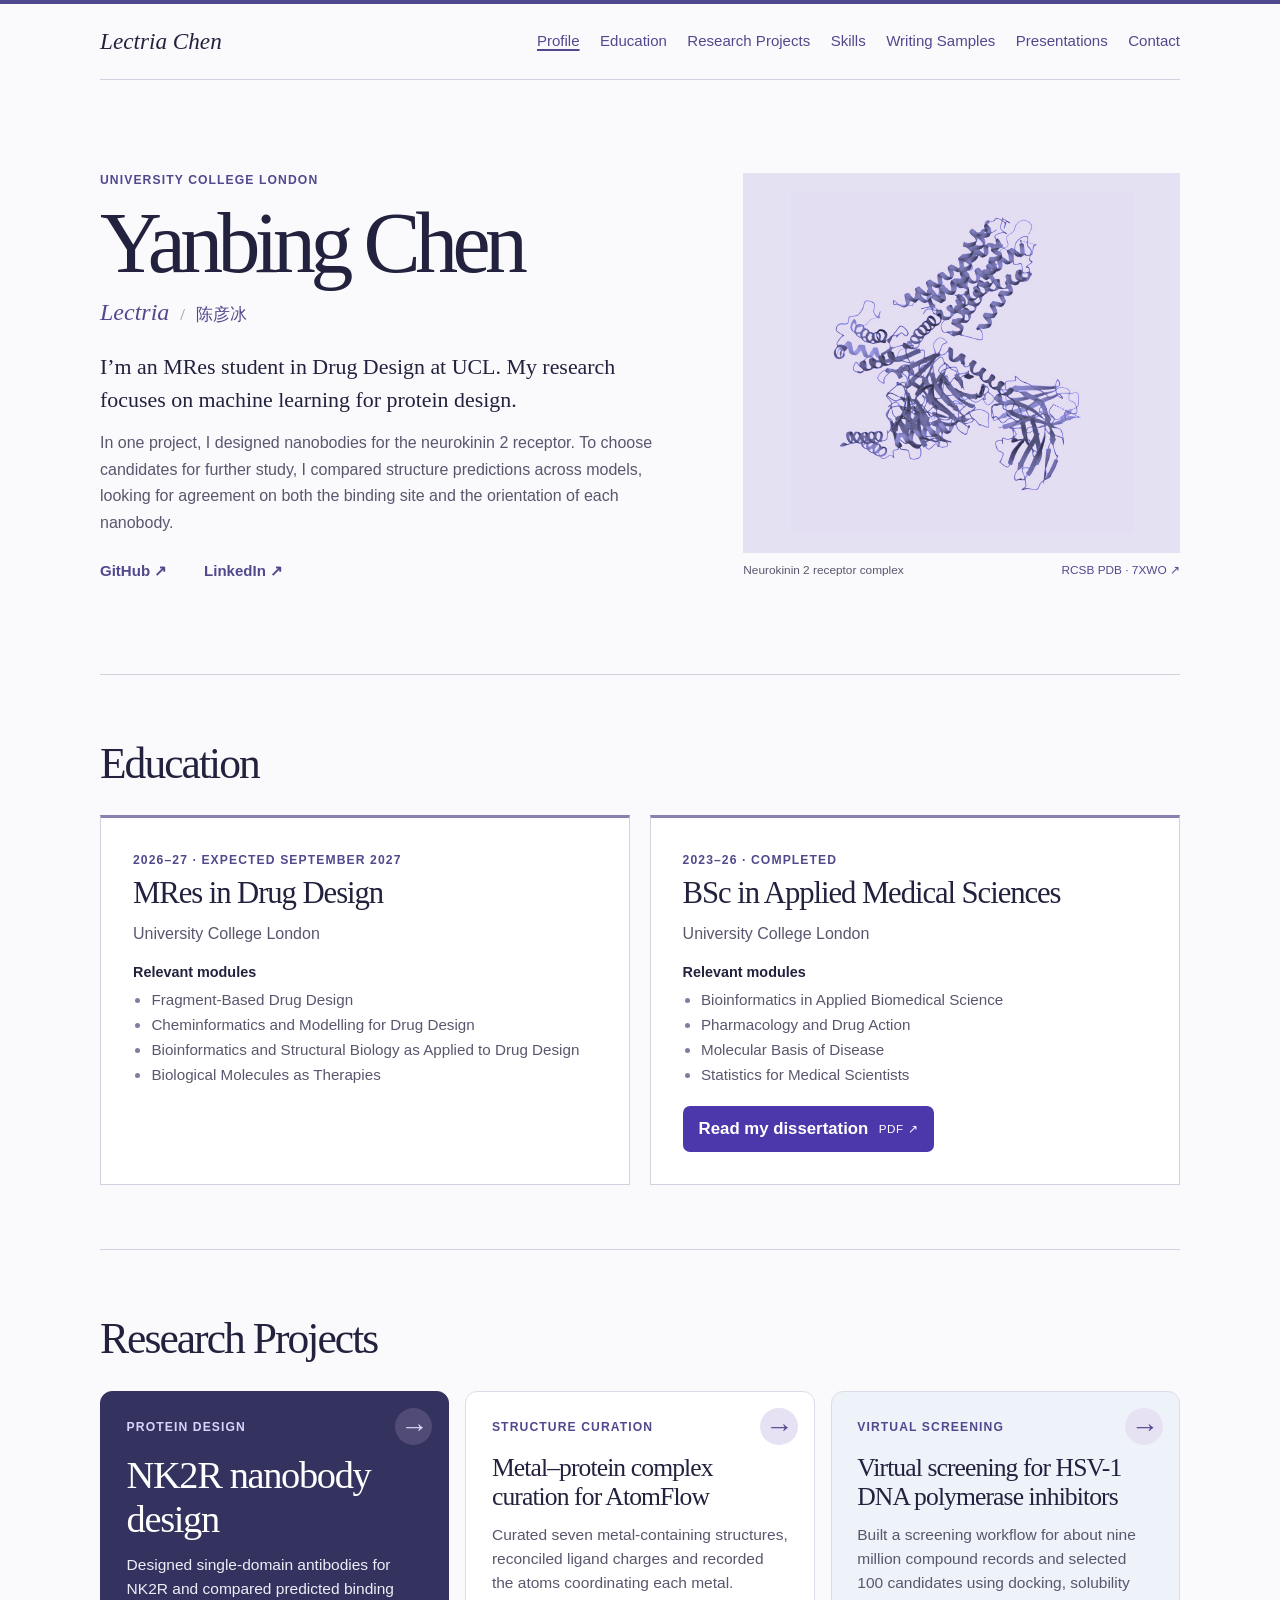
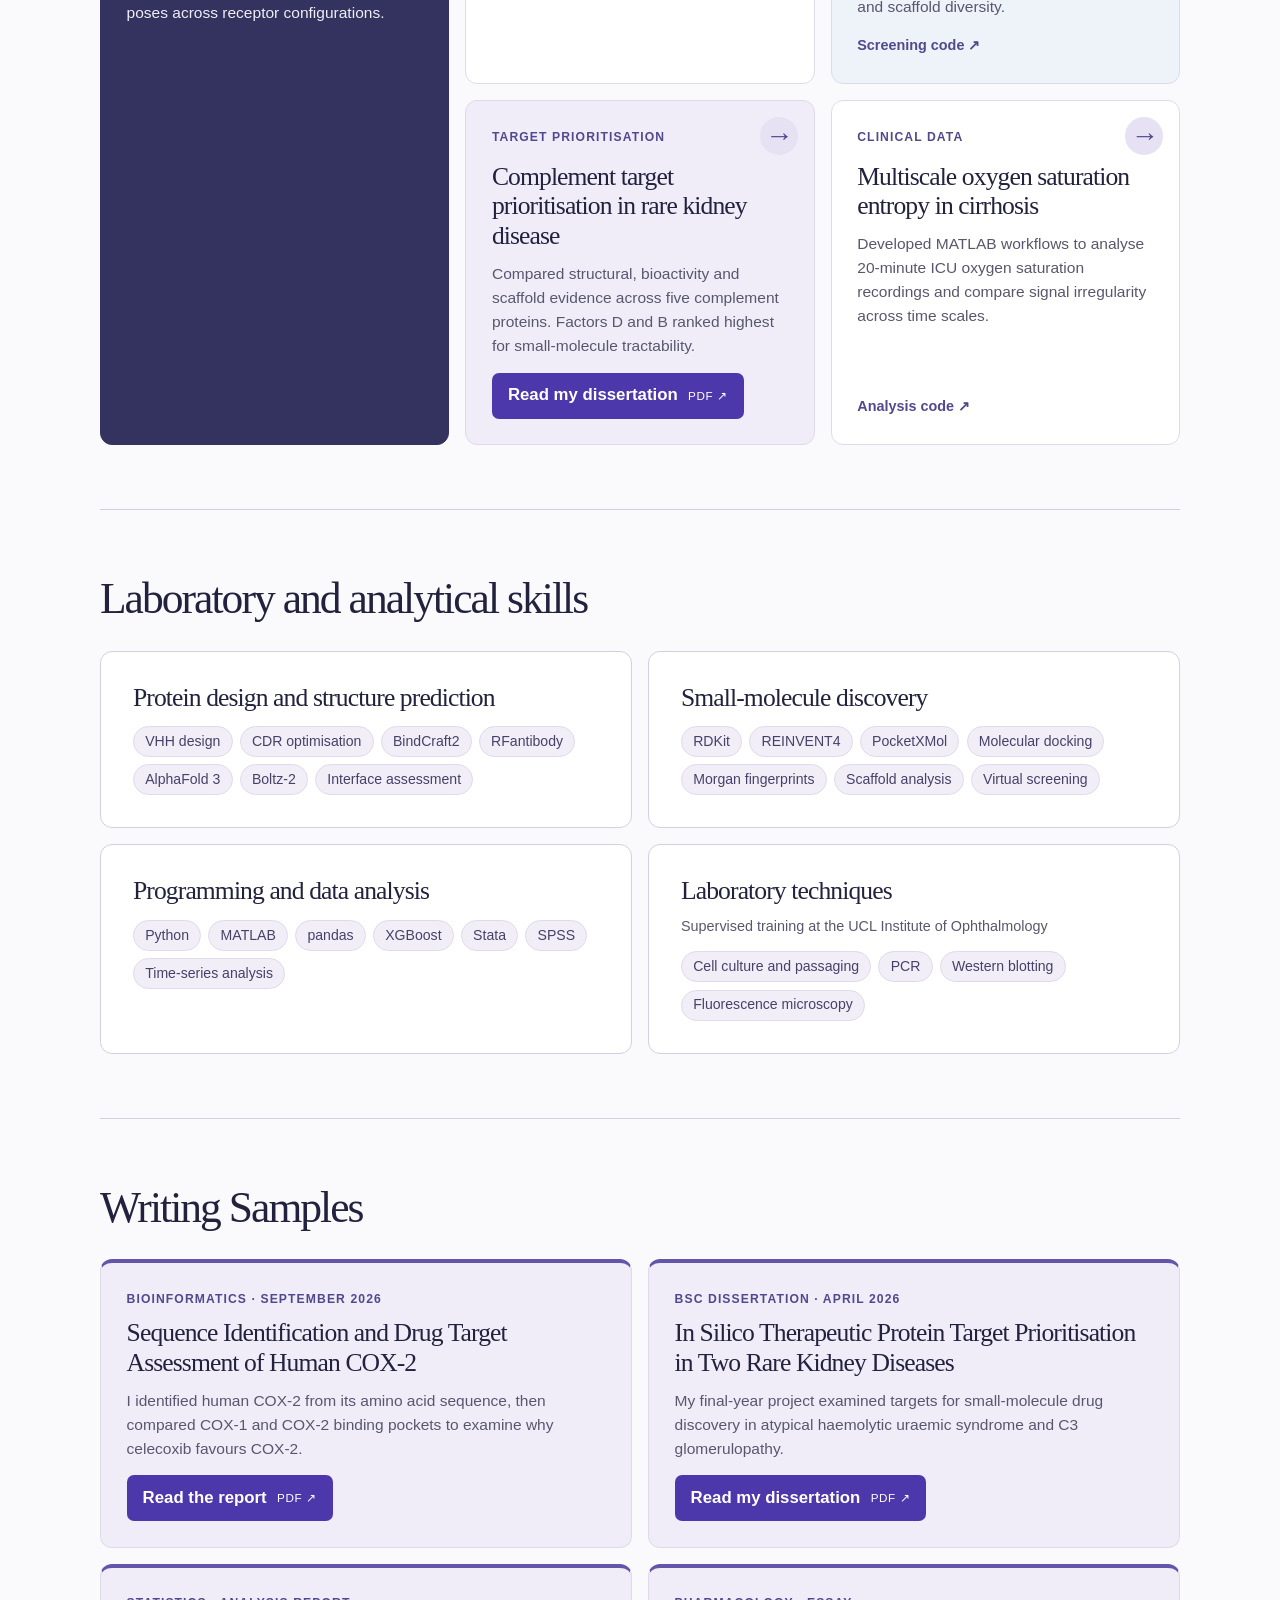
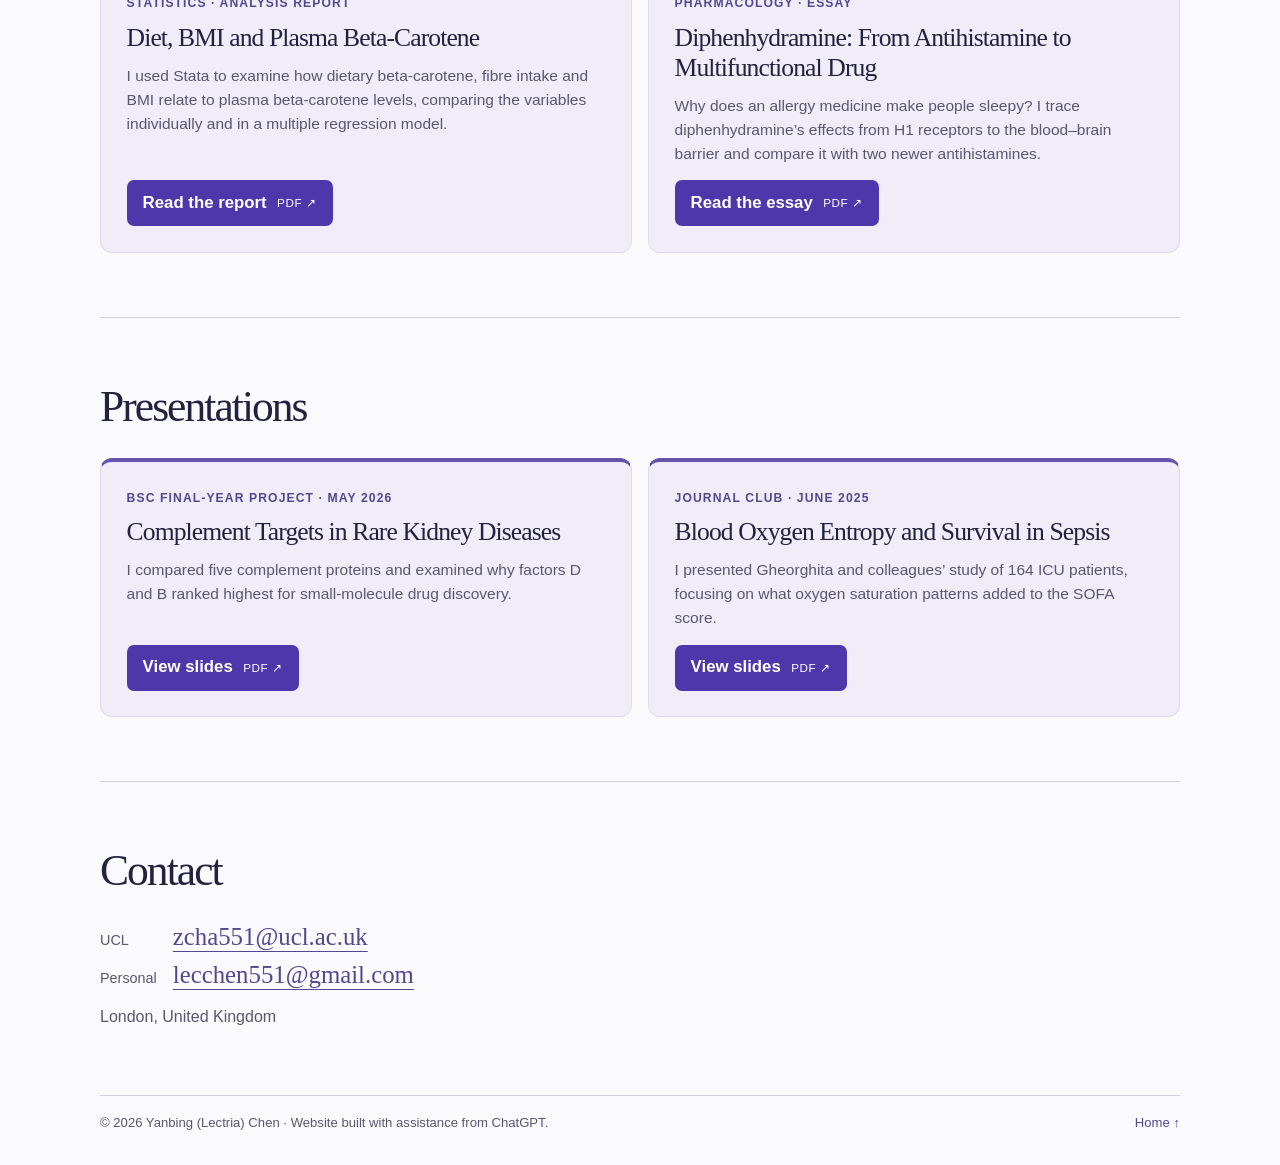
<file: index.html>
<!doctype html>
<html lang="en">
<head>
  <meta charset="utf-8">
  <meta name="viewport" content="width=device-width, initial-scale=1">
  <meta name="theme-color" content="#f8f7fc">
  <meta name="description" content="Yanbing (Lectria) Chen, MRes student in Drug Design at UCL. Research interests include machine learning for protein design and structure prediction for nanobody–receptor complexes.">
  <title>Yanbing (Lectria) Chen · Research</title>
  <link rel="stylesheet" href="style.css?v=research-figures-1">
  <script defer src="navigation.js"></script>
</head>
<body id="top">
  <a class="skip" href="#main">Skip to content</a>
  <header>
    <div class="bar wrap">
      <a class="signature" href="#top">Lectria Chen</a>
      <nav class="section-nav" aria-label="Main navigation"><a href="#profile">Profile</a><a href="#education">Education</a><a href="#research">Research Projects</a><a href="#skills">Skills</a><a href="#writing">Writing Samples</a><a href="#presentations">Presentations</a><a href="#contact">Contact</a></nav>
    </div>
  </header>
  <main class="wrap" id="main">
    <section id="profile" class="intro" aria-labelledby="name">
      <div class="bio">
        <p class="meta">University College London</p>
        <h1 id="name">Yanbing Chen</h1>
        <p class="alias">Lectria <span aria-hidden="true">/</span> <span lang="zh">陈彦冰</span></p>
        <p class="lead">I’m an MRes student in Drug Design at UCL. My research focuses on machine learning for protein design.</p>
        <p>In one project, I designed nanobodies for the neurokinin 2 receptor. To choose candidates for further study, I compared structure predictions across models, looking for agreement on both the binding site and the orientation of each nanobody.</p>
        <div class="links"><a href="https://github.com/Lectria-hub">GitHub ↗</a><a href="https://www.linkedin.com/in/yanbing-chen-210b922b4/">LinkedIn ↗</a></div>
      </div>
      <figure>
        <div class="plate"><img src="nk2r.jpg" alt="Ribbon representation of the neurokinin 2 receptor complex bound to neurokinin A."></div>
        <figcaption><span>Neurokinin 2 receptor complex</span><a href="https://www.rcsb.org/structure/7XWO">RCSB PDB · 7XWO ↗</a></figcaption>
      </figure>
    </section>
    <section class="section" id="education" aria-labelledby="edu-title">
      <h2 id="edu-title">Education</h2>
      <div class="entries">
        <article>
          <p class="meta">2026–27 · Expected September 2027</p>
          <h3>MRes in Drug Design</h3>
          <p>University College London</p>
          <h4>Relevant modules</h4>
          <ul class="modules">
            <li>Fragment-Based Drug Design</li>
            <li>Cheminformatics and Modelling for Drug Design</li>
            <li>Bioinformatics and Structural Biology as Applied to Drug Design</li>
            <li>Biological Molecules as Therapies</li>
          </ul>
        </article>
        <article>
          <p class="meta">2023–26 · Completed</p>
          <h3>BSc in Applied Medical Sciences</h3>
          <p>University College London</p>
          <h4>Relevant modules</h4>
          <ul class="modules">
            <li>Bioinformatics in Applied Biomedical Science</li>
            <li>Pharmacology and Drug Action</li>
            <li>Molecular Basis of Disease</li>
            <li>Statistics for Medical Scientists</li>
          </ul>
          <a class="dissertation-button" href="bsc-dissertation.pdf">Read my dissertation <small>PDF ↗</small></a>
        </article>
      </div>
    </section>
    <section class="section" id="research" aria-labelledby="research-title">
      <h2 id="research-title">Research Projects</h2>
      <div class="projects">
        <article class="project receptor">
          <p class="meta">Protein design</p>
          <h3><a class="project-open" href="projects/nk2r.html?v=051d759">NK2R nanobody design <span aria-hidden="true">→</span></a></h3>
          <p>Designed single-domain antibodies for NK2R and compared predicted binding poses across receptor configurations.</p>

        </article>
        <article class="project metals">
          <p class="meta">Structure curation</p>
          <h3><a class="project-open" href="projects/metal-sites.html?v=051d759">Metal–protein complex curation for AtomFlow <span aria-hidden="true">→</span></a></h3>
          <p>Curated seven metal-containing structures, reconciled ligand charges and recorded the atoms coordinating each metal.</p>
        </article>
        <article class="project compounds">
          <p class="meta">Virtual screening</p>
          <h3><a class="project-open" href="projects/hsv-screening.html?v=051d759">Virtual screening for HSV-1 DNA polymerase inhibitors <span aria-hidden="true">→</span></a></h3>
          <p>Built a screening workflow for about nine million compound records and selected 100 candidates using docking, solubility and scaffold diversity.</p>
          <a href="https://github.com/Lectria-hub/hsv-polymerase-screening">Screening code ↗</a>
        </article>
        <article class="project kidney">
          <p class="meta">Target prioritisation</p>
          <h3><a class="project-open" href="projects/kidney-targets.html?v=051d759">Complement target prioritisation in rare kidney disease <span aria-hidden="true">→</span></a></h3>
          <p>Compared structural, bioactivity and scaffold evidence across five complement proteins. Factors D and B ranked highest for small-molecule tractability.</p>
          <a class="dissertation-button" href="bsc-dissertation.pdf">Read my dissertation <small>PDF ↗</small></a>
        </article>
        <article class="project signals">
          <p class="meta">Clinical data</p>
          <h3><a class="project-open" href="projects/blood-oxygen.html?v=051d759">Multiscale oxygen saturation entropy in cirrhosis <span aria-hidden="true">→</span></a></h3>
          <p>Developed MATLAB workflows to analyse 20-minute ICU oxygen saturation recordings and compare signal irregularity across time scales.</p>
          <a href="https://github.com/Lectria-hub/network-physiology-summer-project">Analysis code ↗</a>
        </article>
      </div>
    </section>
    <section class="section" id="skills" aria-labelledby="skills-title">
      <h2 id="skills-title">Laboratory and analytical skills</h2>
      <div class="skill-grid">
        <div class="skill-card"><h3>Protein design and structure prediction</h3><ul><li>VHH design</li><li>CDR optimisation</li><li>BindCraft2</li><li>RFantibody</li><li>AlphaFold 3</li><li>Boltz-2</li><li>Interface assessment</li></ul></div>
        <div class="skill-card"><h3>Small-molecule discovery</h3><ul><li>RDKit</li><li>REINVENT4</li><li>PocketXMol</li><li>Molecular docking</li><li>Morgan fingerprints</li><li>Scaffold analysis</li><li>Virtual screening</li></ul></div>
        <div class="skill-card"><h3>Programming and data analysis</h3><ul><li>Python</li><li>MATLAB</li><li>pandas</li><li>XGBoost</li><li>Stata</li><li>SPSS</li><li>Time-series analysis</li></ul></div>
        <div class="skill-card"><h3>Laboratory techniques</h3><p class="skill-context">Supervised training at the UCL Institute of Ophthalmology</p><ul><li>Cell culture and passaging</li><li>PCR</li><li>Western blotting</li><li>Fluorescence microscopy</li></ul></div>
      </div>
    </section>
    <section class="section" id="writing" aria-labelledby="writing-title">
      <h2 id="writing-title">Writing Samples</h2>
      <div class="writing-grid">
      <article class="sample">
        <p class="meta">Bioinformatics · September 2026</p>
        <h3>Sequence Identification and Drug Target Assessment of Human COX-2</h3>
        <p>I identified human COX-2 from its amino acid sequence, then compared COX-1 and COX-2 binding pockets to examine why celecoxib favours COX-2.</p>
        <a class="dissertation-button" href="human-cox2-target-assessment.pdf">Read the report <small>PDF ↗</small></a>
      </article>
      <article class="sample">
        <p class="meta">BSc dissertation · April 2026</p>
        <h3>In Silico Therapeutic Protein Target Prioritisation in Two Rare Kidney Diseases</h3>
        <p>My final-year project examined targets for small-molecule drug discovery in atypical haemolytic uraemic syndrome and C3 glomerulopathy.</p>
        <a class="dissertation-button" href="bsc-dissertation.pdf">Read my dissertation <small>PDF ↗</small></a>
      </article>
      <article class="sample">
        <p class="meta">Statistics · Analysis report</p>
        <h3>Diet, BMI and Plasma Beta-Carotene</h3>
        <p>I used Stata to examine how dietary beta-carotene, fibre intake and BMI relate to plasma beta-carotene levels, comparing the variables individually and in a multiple regression model.</p>
        <a class="dissertation-button" href="statistics-beta-carotene.pdf">Read the report <small>PDF ↗</small></a>
      </article>
      <article class="sample">
        <p class="meta">Pharmacology · Essay</p>
        <h3>Diphenhydramine: From Antihistamine to Multifunctional Drug</h3>
        <p>Why does an allergy medicine make people sleepy? I trace diphenhydramine’s effects from H1 receptors to the blood–brain barrier and compare it with two newer antihistamines.</p>
        <a class="dissertation-button" href="diphenhydramine-essay.pdf">Read the essay <small>PDF ↗</small></a>
      </article>
      </div>
    </section>
    <section class="section" id="presentations" aria-labelledby="presentations-title">
      <h2 id="presentations-title">Presentations</h2>
      <div class="writing-grid">
        <article class="sample">
          <p class="meta">BSc final-year project · May 2026</p>
          <h3>Complement Targets in Rare Kidney Diseases</h3>
          <p>I compared five complement proteins and examined why factors D and B ranked highest for small-molecule drug discovery.</p>
          <a class="dissertation-button" href="kidney-target-prioritisation-slides.pdf" aria-label="View kidney disease project slides (PDF)">View slides <small>PDF ↗</small></a>
        </article>
        <article class="sample">
          <p class="meta">Journal club · June 2025</p>
          <h3>Blood Oxygen Entropy and Survival in Sepsis</h3>
          <p>I presented Gheorghita and colleagues’ study of 164 ICU patients, focusing on what oxygen saturation patterns added to the SOFA score.</p>
          <a class="dissertation-button" href="spo2-journal-club.pdf" aria-label="View sepsis journal club slides (PDF)">View slides <small>PDF ↗</small></a>
        </article>
      </div>
    </section>
    <section class="section" id="contact" aria-labelledby="contact-title">
      <h2 id="contact-title">Contact</h2>
      <div class="entries">
        <dl class="addresses">
          <dt>UCL</dt><dd><a class="email" href="mailto:zcha551@ucl.ac.uk">zcha551@ucl.ac.uk</a></dd>
          <dt>Personal</dt><dd><a class="email" href="mailto:lecchen551@gmail.com">lecchen551@gmail.com</a></dd>
        </dl>
        <p>London, United Kingdom</p>
      </div>
    </section>
  </main>
  <footer class="wrap"><span>© 2026 Yanbing (Lectria) Chen · Website built with assistance from ChatGPT.</span><a href="#top">Home ↑</a></footer>
</body>
</html>
</file>
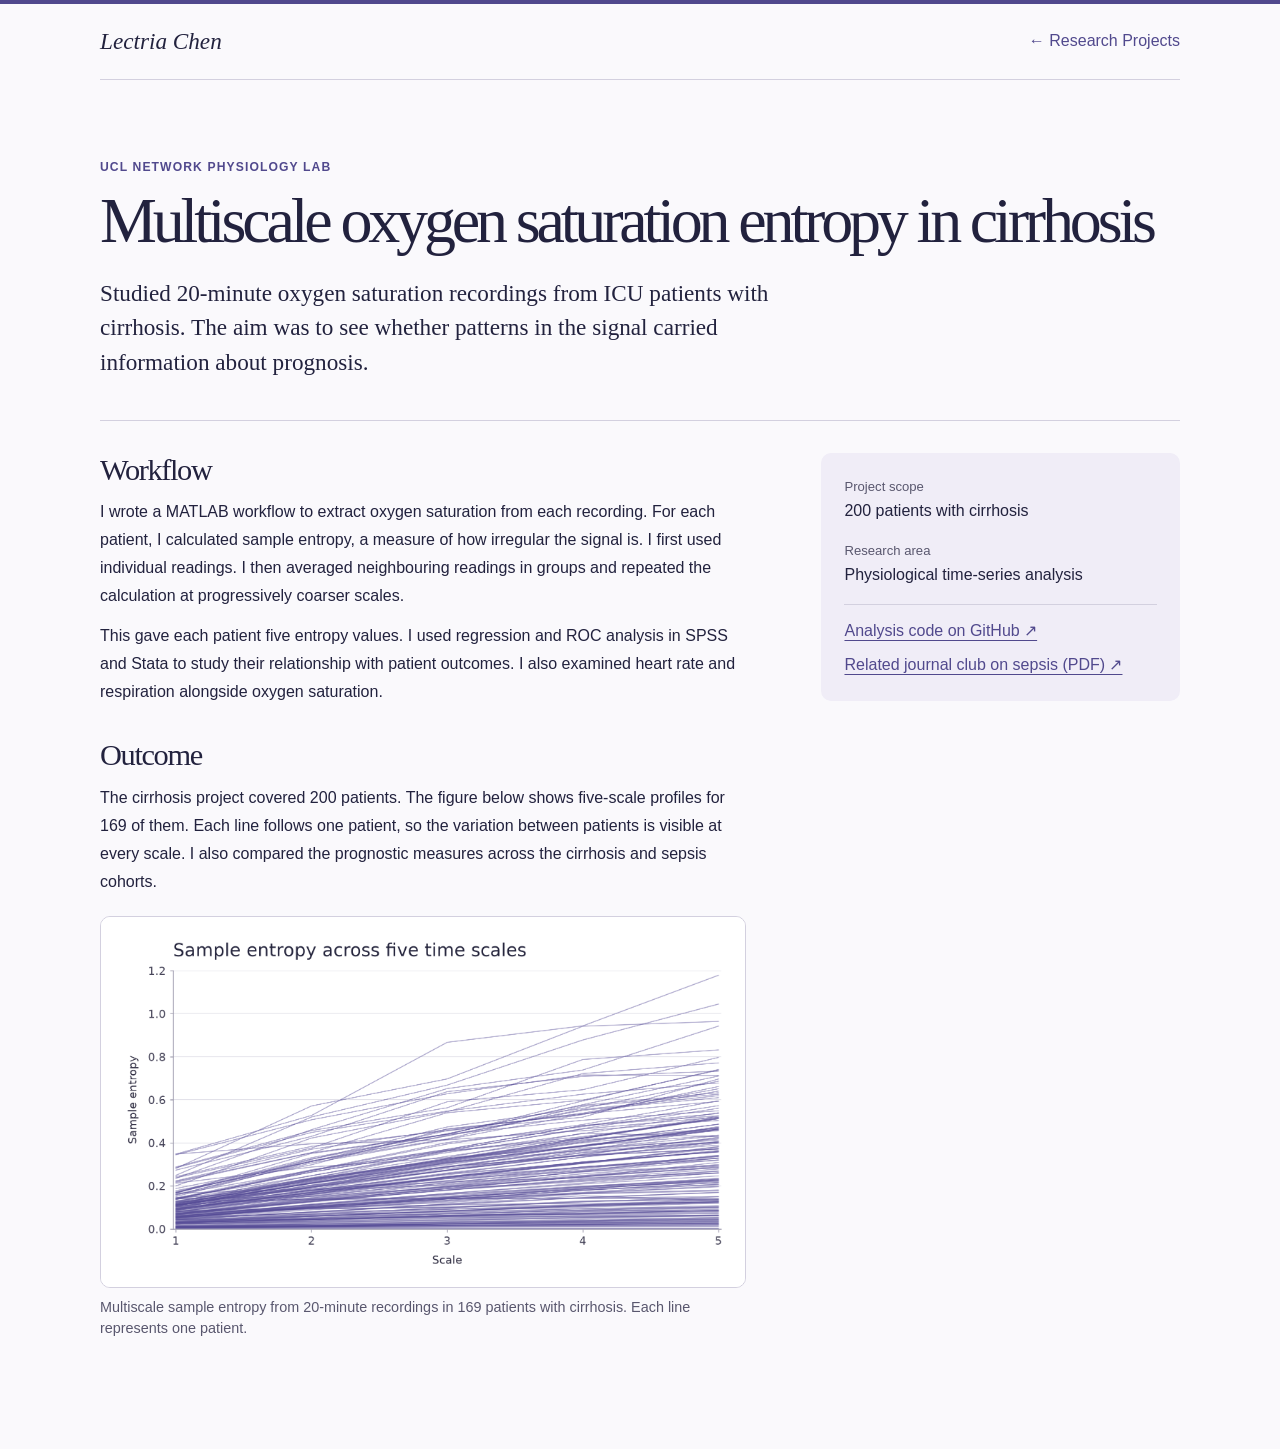
<file: projects/blood-oxygen.html>
<!doctype html>
<html lang="en">
<head>
  <meta charset="utf-8"><meta name="viewport" content="width=device-width, initial-scale=1">
  <title>Multiscale oxygen saturation entropy in cirrhosis · Yanbing Chen</title>
  <meta name="description" content="Investigated whether temporal patterns in oxygen saturation carried prognostic information in critically ill patients with cirrhosis.">
  <link rel="stylesheet" href="../style.css?v=project-story-3">
</head>
<body>
  <a class="skip" href="#main">Skip to content</a>
  <header><div class="bar wrap"><a class="signature" href="../index.html#profile">Lectria Chen</a><a href="../index.html#research">← Research Projects</a></div></header>
  <main class="wrap detail" id="main">
    <p class="meta">UCL Network Physiology Lab</p>
    <h1>Multiscale oxygen saturation entropy in cirrhosis</h1>
    <p class="detail-lead">Studied 20-minute oxygen saturation recordings from ICU patients with cirrhosis. The aim was to see whether patterns in the signal carried information about prognosis.</p>
    <div class="detail-layout">
      <div class="detail-story">
        <section id="workflow">
          <h2>Workflow</h2>
          <p>I wrote a MATLAB workflow to extract oxygen saturation from each recording. For each patient, I calculated sample entropy, a measure of how irregular the signal is. I first used individual readings. I then averaged neighbouring readings in groups and repeated the calculation at progressively coarser scales.</p>
          <p>This gave each patient five entropy values. I used regression and ROC analysis in SPSS and Stata to study their relationship with patient outcomes. I also examined heart rate and respiration alongside oxygen saturation.</p>
        </section>
        <section id="outcome">
          <h2>Outcome</h2>
          <p>The cirrhosis project covered 200 patients. The figure below shows five-scale profiles for 169 of them. Each line follows one patient, so the variation between patients is visible at every scale. I also compared the prognostic measures across the cirrhosis and sepsis cohorts.</p>
        </section>
        <figure class="project-result"><a href="../figures/entropy-scales.webp?v=white" aria-label="Open full-size project figure"><img src="../figures/entropy-scales.webp?v=white" alt="Patient-level oxygen saturation entropy across five time scales"></a><figcaption>Multiscale sample entropy from 20-minute recordings in 169 patients with cirrhosis. Each line represents one patient.</figcaption></figure>
      </div>
      <aside class="detail-aside" aria-label="Project summary">
        <dl><dt>Project scope</dt><dd>200 patients with cirrhosis</dd><dt>Research area</dt><dd>Physiological time-series analysis</dd></dl>
        
        <ul class="detail-links"><li><a href="https://github.com/Lectria-hub/network-physiology-summer-project">Analysis code on GitHub ↗</a></li><li><a href="../spo2-journal-club.pdf">Related journal club on sepsis (PDF) ↗</a></li></ul>
      </aside>
    </div>
  </main>
</body>
</html>
</file>
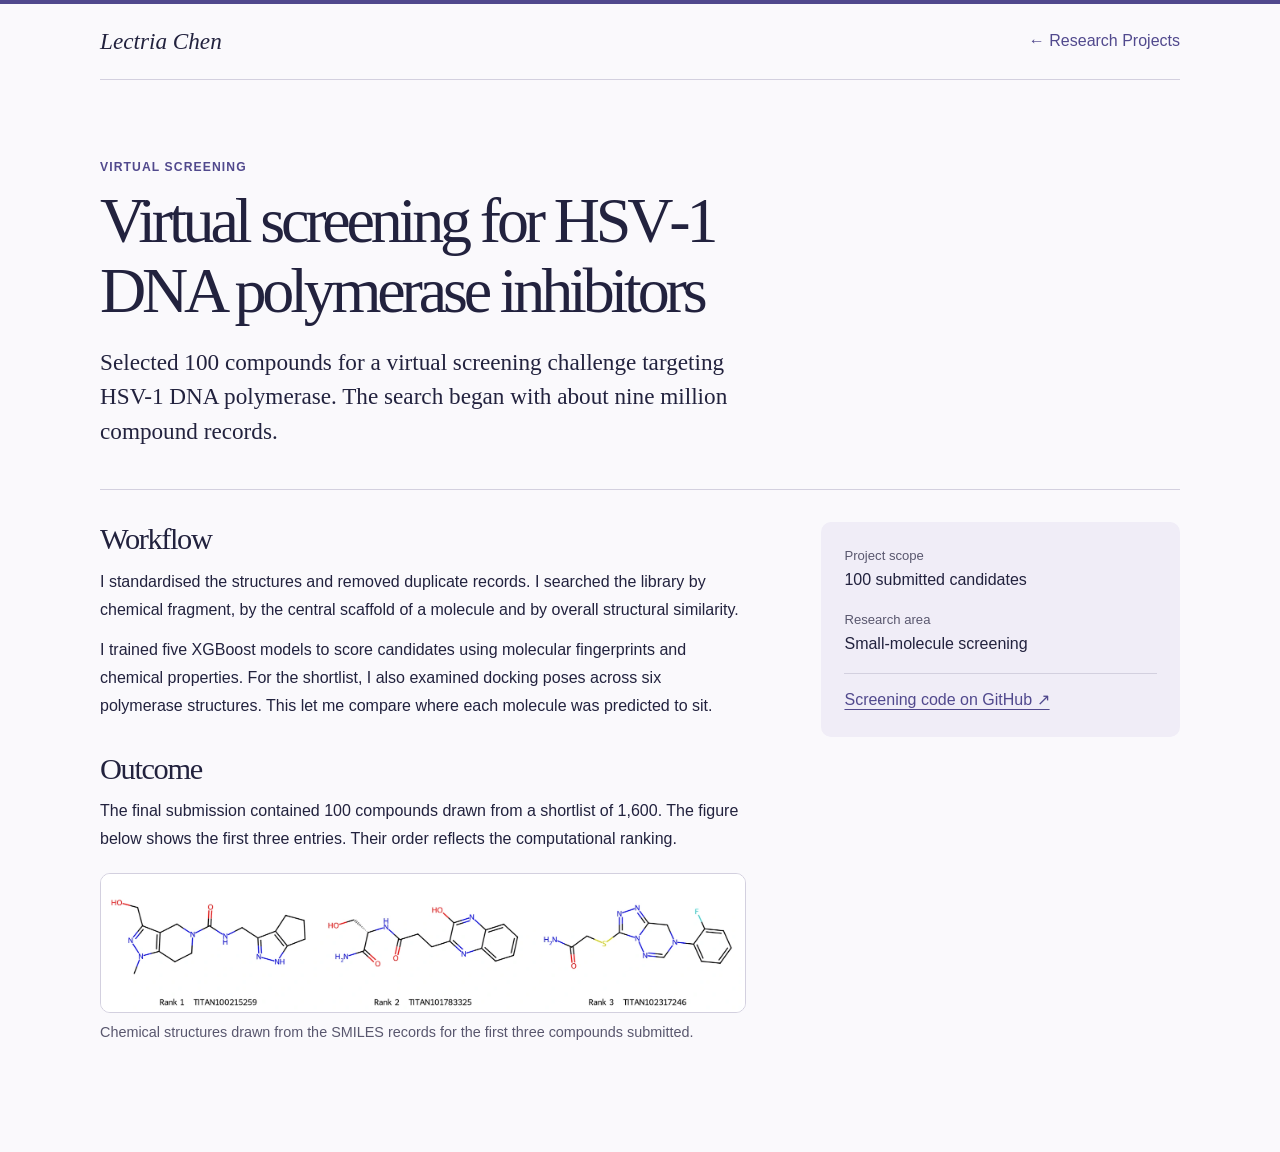
<file: projects/hsv-screening.html>
<!doctype html>
<html lang="en">
<head>
  <meta charset="utf-8"><meta name="viewport" content="width=device-width, initial-scale=1">
  <title>Virtual screening for HSV-1 DNA polymerase inhibitors · Yanbing Chen</title>
  <meta name="description" content="Screened small molecules for the Shanghai International Computational Biology Challenge and assembled a chemically diverse shortlist of putative HSV-1 DNA polymerase inhibitors.">
  <link rel="stylesheet" href="../style.css?v=project-story-3">
</head>
<body>
  <a class="skip" href="#main">Skip to content</a>
  <header><div class="bar wrap"><a class="signature" href="../index.html#profile">Lectria Chen</a><a href="../index.html#research">← Research Projects</a></div></header>
  <main class="wrap detail" id="main">
    <p class="meta">Virtual screening</p>
    <h1>Virtual screening for HSV&#8209;1 DNA polymerase inhibitors</h1>
    <p class="detail-lead">Selected 100 compounds for a virtual screening challenge targeting HSV-1 DNA polymerase. The search began with about nine million compound records.</p>
    <div class="detail-layout">
      <div class="detail-story">
        <section id="workflow">
          <h2>Workflow</h2>
          <p>I standardised the structures and removed duplicate records. I searched the library by chemical fragment, by the central scaffold of a molecule and by overall structural similarity.</p>
          <p>I trained five XGBoost models to score candidates using molecular fingerprints and chemical properties. For the shortlist, I also examined docking poses across six polymerase structures. This let me compare where each molecule was predicted to sit.</p>
        </section>
        <section id="outcome">
          <h2>Outcome</h2>
          <p>The final submission contained 100 compounds drawn from a shortlist of 1,600. The figure below shows the first three entries. Their order reflects the computational ranking.</p>
        </section>
        <figure class="project-result"><a href="../figures/screening-hits.webp" aria-label="Open full-size project figure"><img src="../figures/screening-hits.webp" alt="Structures of the top three compounds in the submitted shortlist"></a><figcaption>Chemical structures drawn from the SMILES records for the first three compounds submitted.</figcaption></figure>
      </div>
      <aside class="detail-aside" aria-label="Project summary">
        <dl><dt>Project scope</dt><dd>100 submitted candidates</dd><dt>Research area</dt><dd>Small-molecule screening</dd></dl>
        
        <ul class="detail-links"><li><a href="https://github.com/Lectria-hub/hsv-polymerase-screening">Screening code on GitHub ↗</a></li></ul>
      </aside>
    </div>
  </main>
</body>
</html>
</file>
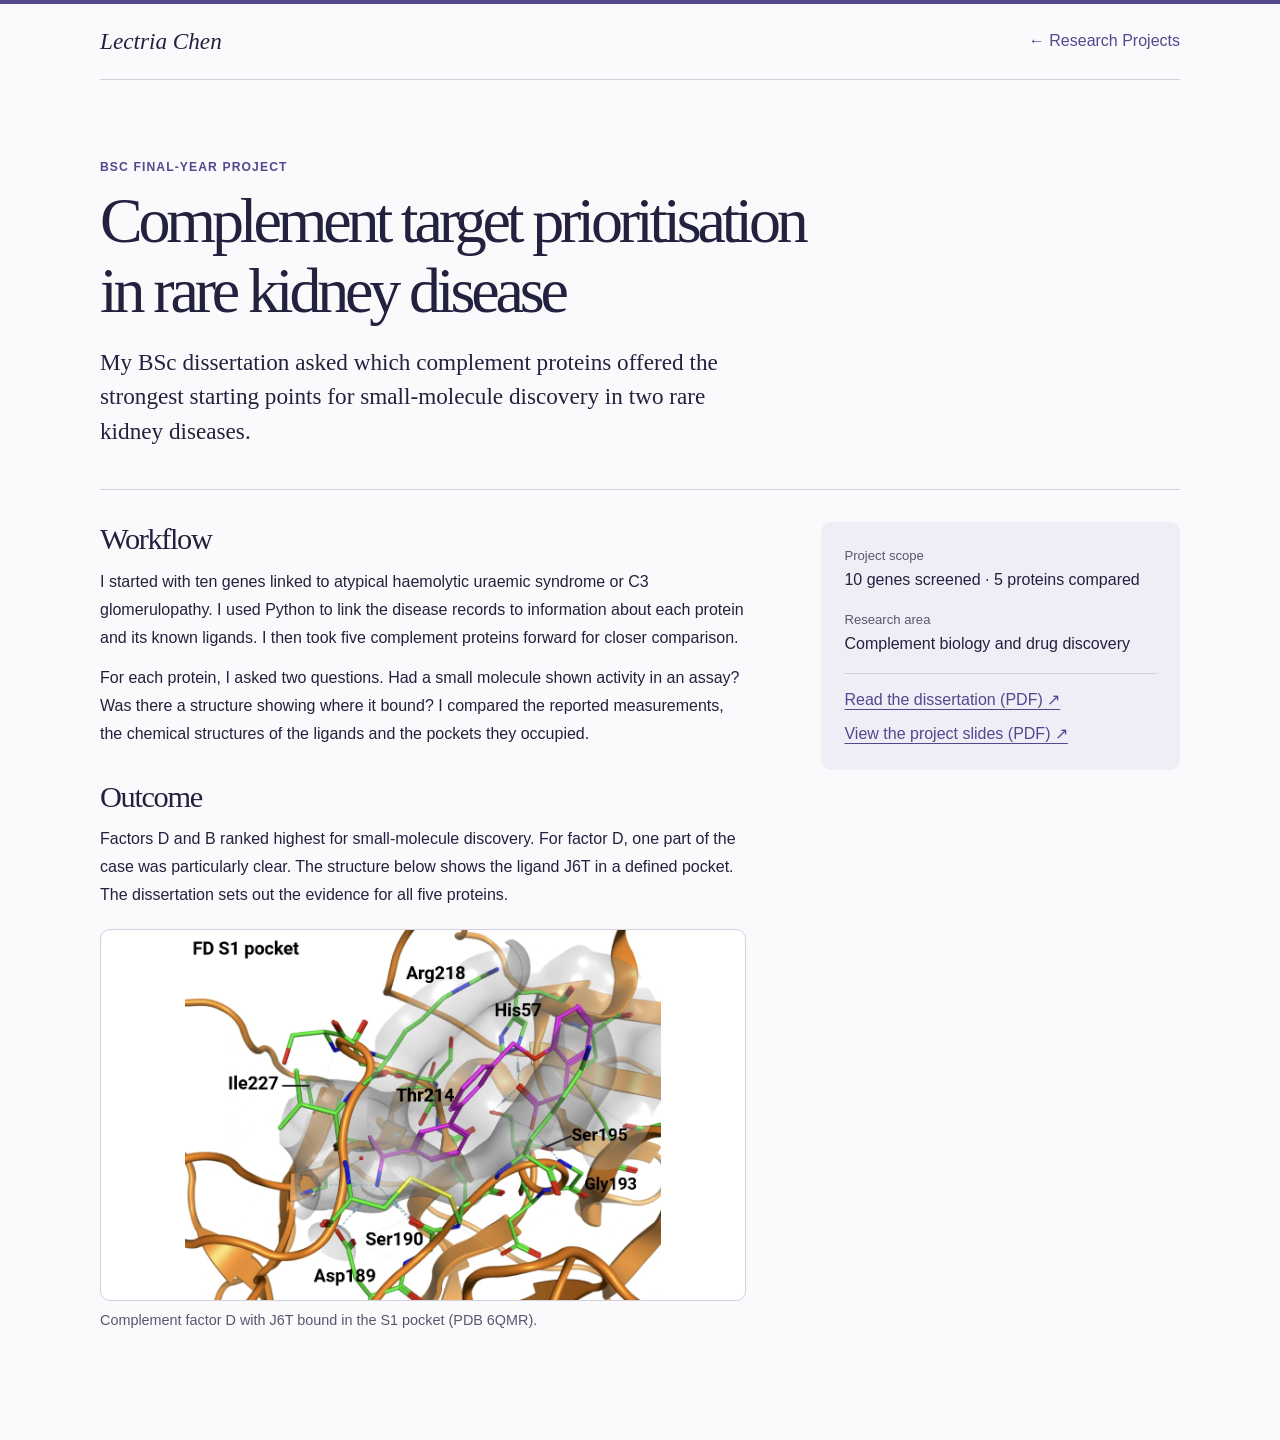
<file: projects/kidney-targets.html>
<!doctype html>
<html lang="en">
<head>
  <meta charset="utf-8"><meta name="viewport" content="width=device-width, initial-scale=1">
  <title>Complement target prioritisation in rare kidney disease · Yanbing Chen</title>
  <meta name="description" content="Assessed the evidence for small-molecule targets in atypical haemolytic uraemic syndrome and C3 glomerulopathy.">
  <link rel="stylesheet" href="../style.css?v=project-story-3">
</head>
<body>
  <a class="skip" href="#main">Skip to content</a>
  <header><div class="bar wrap"><a class="signature" href="../index.html#profile">Lectria Chen</a><a href="../index.html#research">← Research Projects</a></div></header>
  <main class="wrap detail" id="main">
    <p class="meta">BSc final-year project</p>
    <h1>Complement target prioritisation in rare kidney disease</h1>
    <p class="detail-lead">My BSc dissertation asked which complement proteins offered the strongest starting points for small-molecule discovery in two rare kidney diseases.</p>
    <div class="detail-layout">
      <div class="detail-story">
        <section id="workflow">
          <h2>Workflow</h2>
          <p>I started with ten genes linked to atypical haemolytic uraemic syndrome or C3 glomerulopathy. I used Python to link the disease records to information about each protein and its known ligands. I then took five complement proteins forward for closer comparison.</p>
          <p>For each protein, I asked two questions. Had a small molecule shown activity in an assay? Was there a structure showing where it bound? I compared the reported measurements, the chemical structures of the ligands and the pockets they occupied.</p>
        </section>
        <section id="outcome">
          <h2>Outcome</h2>
          <p>Factors D and B ranked highest for small-molecule discovery. For factor D, one part of the case was particularly clear. The structure below shows the ligand J6T in a defined pocket. The dissertation sets out the evidence for all five proteins.</p>
        </section>
        <figure class="project-result"><a href="../figures/factor-d.webp" aria-label="Open full-size project figure"><img src="../figures/factor-d.webp" alt="J6T in the S1 pocket of complement factor D"></a><figcaption>Complement factor D with J6T bound in the S1 pocket (PDB 6QMR).</figcaption></figure>
      </div>
      <aside class="detail-aside" aria-label="Project summary">
        <dl><dt>Project scope</dt><dd>10 genes screened · 5 proteins compared</dd><dt>Research area</dt><dd>Complement biology and drug discovery</dd></dl>
        
        <ul class="detail-links"><li><a href="../bsc-dissertation.pdf">Read the dissertation (PDF) ↗</a></li><li><a href="../kidney-target-prioritisation-slides.pdf">View the project slides (PDF) ↗</a></li></ul>
      </aside>
    </div>
  </main>
</body>
</html>
</file>
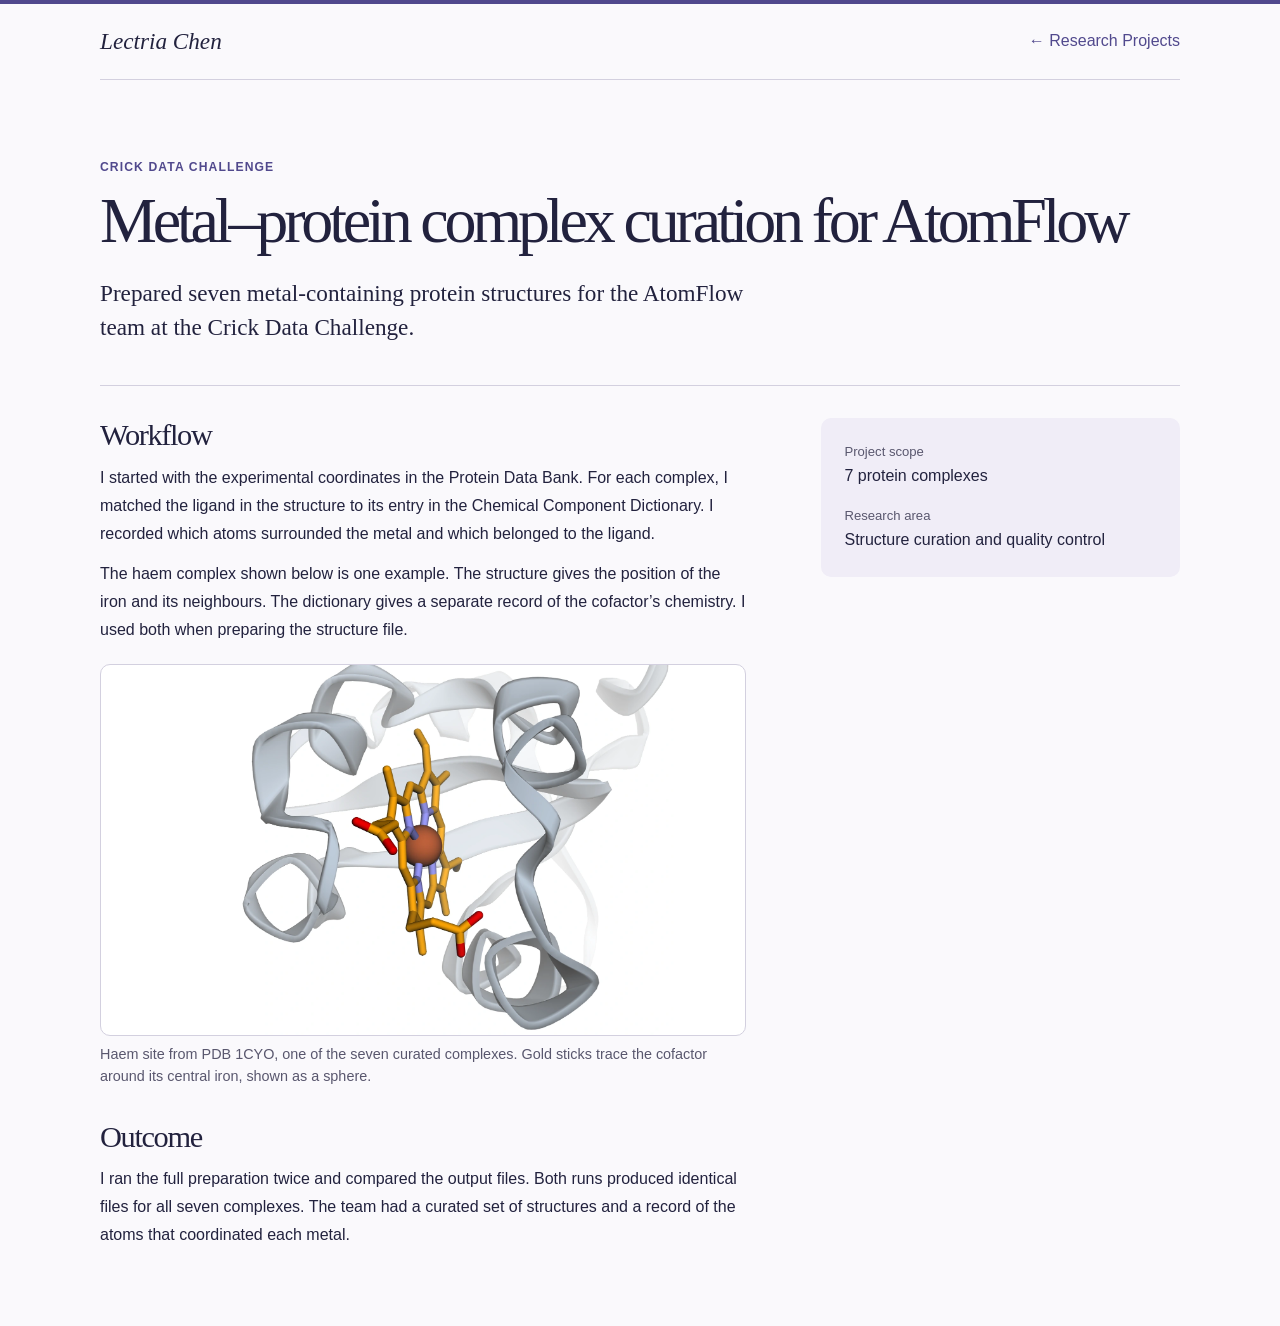
<file: projects/metal-sites.html>
<!doctype html>
<html lang="en">
<head>
  <meta charset="utf-8"><meta name="viewport" content="width=device-width, initial-scale=1">
  <title>Metal–protein complex curation for AtomFlow · Yanbing Chen</title>
  <meta name="description" content="Prepared seven metal-containing protein complexes for the Crick Data Challenge team’s AtomFlow project.">
  <link rel="stylesheet" href="../style.css?v=project-story-3">
</head>
<body>
  <a class="skip" href="#main">Skip to content</a>
  <header><div class="bar wrap"><a class="signature" href="../index.html#profile">Lectria Chen</a><a href="../index.html#research">← Research Projects</a></div></header>
  <main class="wrap detail" id="main">
    <p class="meta">Crick Data Challenge</p>
    <h1>Metal–protein complex curation for AtomFlow</h1>
    <p class="detail-lead">Prepared seven metal-containing protein structures for the AtomFlow team at the Crick Data Challenge.</p>
    <div class="detail-layout">
      <div class="detail-story">
        <section id="workflow">
          <h2>Workflow</h2>
          <p>I started with the experimental coordinates in the Protein Data Bank. For each complex, I matched the ligand in the structure to its entry in the Chemical Component Dictionary. I recorded which atoms surrounded the metal and which belonged to the ligand.</p>
          <p>The haem complex shown below is one example. The structure gives the position of the iron and its neighbours. The dictionary gives a separate record of the cofactor’s chemistry. I used both when preparing the structure file.</p>
        </section>
        <figure class="project-result"><a href="../figures/haem-site.webp" aria-label="Open full-size project figure"><img src="../figures/haem-site.webp" alt="Haem cofactor and central iron in PDB 1CYO"></a><figcaption>Haem site from PDB 1CYO, one of the seven curated complexes. Gold sticks trace the cofactor around its central iron, shown as a sphere.</figcaption></figure>
        <section id="outcome">
          <h2>Outcome</h2>
          <p>I ran the full preparation twice and compared the output files. Both runs produced identical files for all seven complexes. The team had a curated set of structures and a record of the atoms that coordinated each metal.</p>
        </section>
      </div>
      <aside class="detail-aside" aria-label="Project summary">
        <dl><dt>Project scope</dt><dd>7 protein complexes</dd><dt>Research area</dt><dd>Structure curation and quality control</dd></dl>
        
        
      </aside>
    </div>
  </main>
</body>
</html>
</file>
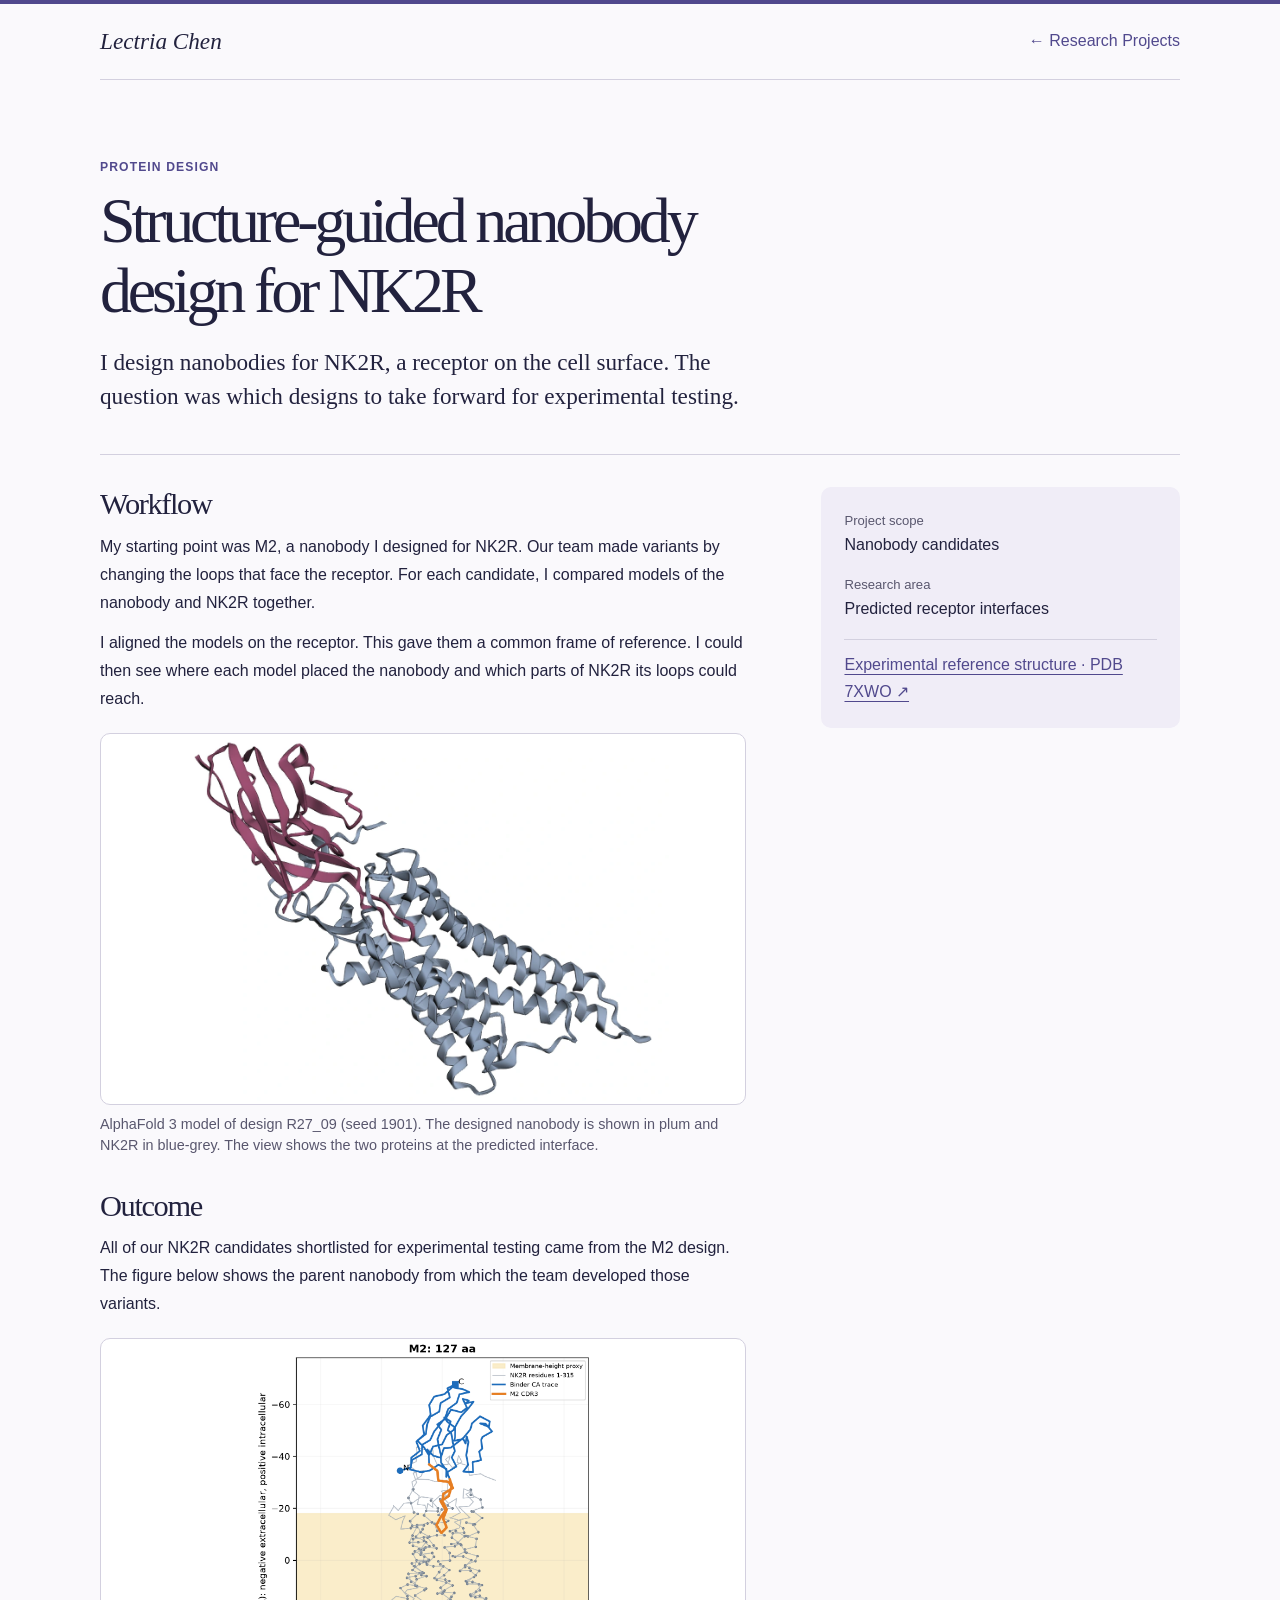
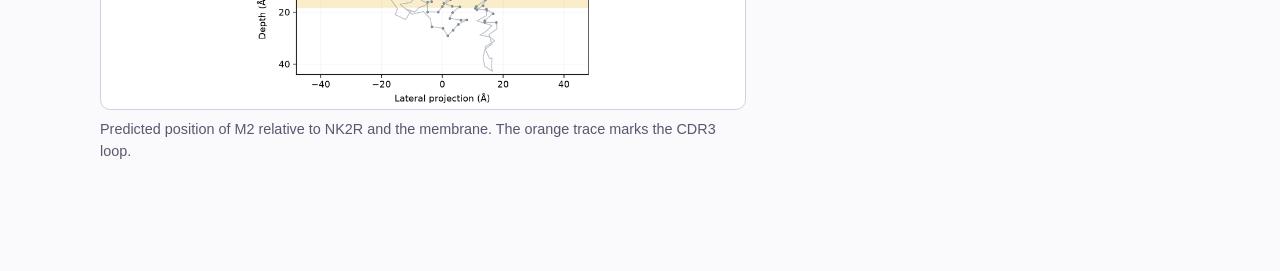
<file: projects/nk2r.html>
<!doctype html>
<html lang="en">
<head>
  <meta charset="utf-8"><meta name="viewport" content="width=device-width, initial-scale=1">
  <title>Structure-guided nanobody design for NK2R · Yanbing Chen</title>
  <meta name="description" content="Designed NK2R nanobody candidates and assessed how consistently structure prediction models placed them on the receptor.">
  <link rel="stylesheet" href="../style.css?v=project-story-3">
</head>
<body>
  <a class="skip" href="#main">Skip to content</a>
  <header><div class="bar wrap"><a class="signature" href="../index.html#profile">Lectria Chen</a><a href="../index.html#research">← Research Projects</a></div></header>
  <main class="wrap detail" id="main">
    <p class="meta">Protein design</p>
    <h1>Structure-guided nanobody <span class="title-line">design for NK2R</span></h1>
    <p class="detail-lead">I design nanobodies for NK2R, a receptor on the cell surface. The question was which designs to take forward for experimental testing.</p>
    <div class="detail-layout">
      <div class="detail-story">
        <section id="workflow">
          <h2>Workflow</h2>
          <p>My starting point was M2, a nanobody I designed for NK2R. Our team made variants by changing the loops that face the receptor. For each candidate, I compared models of the nanobody and NK2R together.</p>
          <p>I aligned the models on the receptor. This gave them a common frame of reference. I could then see where each model placed the nanobody and which parts of NK2R its loops could reach.</p>
        </section>
        <figure class="project-result"><a href="../figures/nk2r-design.webp" aria-label="Open full-size project figure"><img src="../figures/nk2r-design.webp" alt="Predicted NK2R–nanobody complex"></a><figcaption>AlphaFold 3 model of design R27_09 (seed 1901). The designed nanobody is shown in plum and NK2R in blue-grey. The view shows the two proteins at the predicted interface.</figcaption></figure>
        <section id="outcome">
          <h2>Outcome</h2>
          <p>All of our NK2R candidates shortlisted for experimental testing came from the M2 design. The figure below shows the parent nanobody from which the team developed those variants.</p>
        </section>
        <figure class="project-result" id="m2-parent">
          <a href="../figures/nk2r-m2-parent.png" aria-label="Open the full-size M2 parent design figure"><img src="../figures/nk2r-m2-parent.png" alt="Predicted M2 nanobody pose in blue against NK2R in grey, with the CDR3 loop highlighted in orange."></a>
          <figcaption>Predicted position of M2 relative to NK2R and the membrane. The orange trace marks the CDR3 loop.</figcaption>
        </figure>
      </div>
      <aside class="detail-aside" aria-label="Project summary">
        <dl><dt>Project scope</dt><dd>Nanobody candidates</dd><dt>Research area</dt><dd>Predicted receptor interfaces</dd></dl>

        <ul class="detail-links"><li><a href="https://www.rcsb.org/structure/7XWO">Experimental reference structure · PDB 7XWO ↗</a></li></ul>
      </aside>
    </div>
  </main>
</body>
</html>
</file>
<file: style.css>
:root {
  color-scheme: light;
  --ink: #22223e;
  --muted: #59576e;
  --accent: #51498d;
  --rule: #d3d0df;
  --paper: #faf9fc;
  --serif: "Baskervville", "Palatino Linotype", Georgia, serif;
}
* { box-sizing: border-box; }
body { margin: 0; background: var(--paper); color: var(--ink); font: 1rem/1.65 "Inter", "Segoe UI", Arial, sans-serif; }
.wrap { width: min(1080px, 88%); margin-inline: auto; }
a { color: var(--accent); text-underline-offset: .23em; text-decoration-thickness: 1px; }
a:hover { color: #261e68; text-decoration: underline; }
a:focus-visible { outline: 2px solid var(--accent); outline-offset: 4px; }
.skip { position: fixed; transform: translateY(-150%); background: white; padding: .6rem; z-index: 11; }
.skip:focus { transform: none; }
html { scroll-padding-top: var(--header-height, 80px); }
header { position: sticky; top: 0; z-index: 10; background: var(--paper); border-top: 4px solid var(--accent); }
nav a[aria-current="location"] { text-decoration: underline; text-decoration-thickness: 2px; }
.bar, nav, .links, footer, figcaption { display: flex; align-items: center; }
.bar { justify-content: space-between; border-bottom: 1px solid var(--rule); min-height: 76px; }
.signature { font: italic 1.45rem var(--serif); color: var(--ink); }
.bar a, .links a, figcaption a, article a, footer a { text-decoration: none; }
.bar a:hover, .links a:hover, figcaption a:hover, article a:hover, footer a:hover { text-decoration: underline; }
nav, .links { gap: clamp(1rem, 3vw, 2.3rem); font-size: .94rem; }
.intro { display: grid; grid-template-columns: 1.3fr 1fr; align-items: center; gap: 7%; padding-block: clamp(3rem, 7vw, 6rem); }
h1, h2, h3, p, figure { margin: 0; }
h1, h2, h3 { font-family: var(--serif); font-weight: 400; line-height: 1.13; }
h1 { margin-top: .4rem; font-size: clamp(3.55rem, 6.7vw, 6.2rem); letter-spacing: -.065em; }
.alias { margin: .35rem 0 1.6rem; color: var(--accent); font: italic 1.5rem var(--serif); }
.alias span { font-size: 1.05rem; font-style: normal; }
.alias span:first-child { margin-inline: .3rem; color: #928da9; }
.meta { font-size: .76rem; letter-spacing: .09em; text-transform: uppercase; color: var(--accent); font-weight: 600; }
.lead { font: 1.37rem/1.5 var(--serif); margin-bottom: .85rem; }
.bio > p:not([class]), article > p:not(.meta), #contact p { color: var(--muted); }
.links { margin-top: 1.45rem; font-weight: 600; }
.plate { background: #e4e1f2; overflow: hidden; aspect-ratio: 1.15; display: grid; place-items: center; }
.plate img { width: 88%; height: 90%; min-height: 0; object-fit: contain; mix-blend-mode: multiply; filter: grayscale(1) sepia(.65) hue-rotate(202deg) saturate(2); }
figcaption { justify-content: space-between; flex-wrap: wrap; gap: .25rem .8rem; margin-top: .55rem; color: var(--muted); font-size: .74rem; }
h2 { font-size: clamp(1.9rem, 3.4vw, 2.75rem); letter-spacing: -.045em; }
h3 { font-size: clamp(1.5rem, 2.4vw, 2rem); letter-spacing: -.035em; margin: .35rem 0 .65rem; }
article + article { margin-top: 1.7rem; padding-top: 1.7rem; border-top: 1px solid var(--rule); }
article a { display: inline-block; margin-top: .65rem; font-size: .9rem; font-weight: 600; }
.email { font: 1.55rem var(--serif); }
#education h4 { margin: .85rem 0 .15rem; font-size: .9rem; font-weight: 600; }
.modules { margin: 0; padding-left: 1.15rem; font-size: .95rem; color: var(--muted); }
.modules li::marker { color: #827ca2; }
.addresses { display: grid; grid-template-columns: max-content 1fr; gap: .5rem 1rem; align-items: baseline; margin: 0 0 .8rem; }
.addresses dt { color: var(--muted); font-size: .9rem; }
.addresses dd { margin: 0; }
@media (max-width: 420px) {
  .addresses { column-gap: .65rem; }
  .email { font-size: 1.25rem; }
}
#contact p { margin-top: .4rem; }
footer { justify-content: space-between; border-top: 1px solid var(--rule); padding-block: 1rem 2rem; color: var(--muted); font-size: .82rem; }
@media (max-width: 740px) {
  .intro { grid-template-columns: 1fr; gap: 2rem; }
  figure { max-width: 28rem; width: 100%; }
  .plate { aspect-ratio: 1.65; }
  .bar { flex-wrap: wrap; gap: .5rem 1rem; padding-block: .8rem; }
  nav { font-size: .86rem; }
}
.section { padding-block: clamp(2rem, 5vw, 4rem); border-top: 1px solid var(--rule); }
.section > h2 { margin-bottom: 1.7rem; }
#education .entries { display: grid; grid-template-columns: repeat(2, minmax(0, 1fr)); gap: 1.2rem; }
.entries article, .sample { padding: clamp(1.25rem, 3vw, 2rem); margin: 0; border: 1px solid var(--rule); background: #fff; }
#education article { border-top: 3px solid #8980ae; }
.sample { max-width: 45rem; }
.projects, .writing-grid {
  display: grid;
  grid-template-columns: repeat(2, minmax(0, 1fr));
  gap: 1rem;
}
.projects { grid-template-columns: repeat(3, minmax(0, 1fr)); }
.project, .writing-grid .sample {
  min-width: 0;
  display: flex;
  flex-direction: column;
  align-items: flex-start;
  margin: 0;
  padding: clamp(1.2rem, 2vw, 1.75rem);
  border: 1px solid #dedbe8;
  border-radius: 12px;
  background: #fff;
}
.project h3, .sample h3 { margin: .6rem 0 .7rem; font-size: clamp(1.5rem, 2vw, 1.9rem); line-height: 1.16; }
.project p:not(.meta), .sample p:not(.meta) { font-size: .97rem; line-height: 1.55; }
.project > a, .sample > a { margin-top: auto; }
.project-links { display: grid; gap: .35rem; margin-top: auto; }
.project-links a { margin-top: 0; }
.project > p:last-of-type, .sample > p:last-of-type { margin-bottom: .9rem; }
.project.receptor { grid-row: span 2; background: #34335f; border-color: #34335f; color: white; }
.receptor p.meta { color: #d9d3ff; }
.receptor p:not(.meta) { color: #eeedf7; }
.receptor h3 { font-size: clamp(2rem, 3vw, 3rem); }
.receptor-figure { margin-top: auto; width: 100%; }
.receptor-figure img { display: block; width: 100%; height: 205px; object-fit: contain; filter: grayscale(1) invert(1) brightness(1.6); mix-blend-mode: screen; }
.receptor-figure a { font-size: .75rem; color: #eeeaff; font-weight: 400; }
.project.compounds { background: #eef2f9; }
.project.kidney, .writing-grid .sample { background: #f0edf9; }
.dissertation-button, article a.dissertation-button {
  display: inline-flex;
  align-items: center;
  justify-content: center;
  flex-wrap: wrap;
  gap: .3rem .65rem;
  min-height: 46px;
  padding: .67rem 1rem;
  border-radius: 7px;
  background: #4c38aa;
  color: white;
  font-size: 1.05rem;
  font-weight: 650;
  line-height: 1.35;
  text-decoration: none;
}
#education .dissertation-button { margin-top: 1.2rem; }
article a.dissertation-button:hover { background: #352582; color: #fff; text-decoration: none; }
.dissertation-button small { font-size: .73rem; font-weight: 500; letter-spacing: .05em; }
.writing-grid .sample { border-top: 4px solid #6454aa; }
@media (max-width: 850px) {
  .projects, .writing-grid { grid-template-columns: repeat(2, minmax(0, 1fr)); }
}
@media (max-width: 540px) {
  .projects, .writing-grid { grid-template-columns: 1fr; }
  .project.receptor { grid-row: auto; }
  .receptor-figure img { height: 145px; }
}
@media (max-width: 740px) {
  #education .entries { grid-template-columns: 1fr; }
  nav { flex-wrap: wrap; gap: .3rem 1rem; }
}
@media print {
  header, footer { display: none; }
}
.section-nav { flex-wrap: wrap; gap: .35rem clamp(.8rem, 1.6vw, 1.7rem); }
.section-nav a[aria-current="location"] { text-decoration: underline; text-decoration-thickness: 2px; }
@media (min-width: 1420px) and (min-height: 550px) {
  .section-nav {
    position: fixed; left: calc(75% + 198px); top: 50%; transform: translateY(-50%);
    flex-direction: column; align-items: stretch; flex-wrap: nowrap; gap: 0;
    border-left: 1px solid #c8c3db; font-size: .86rem;
  }
  .section-nav a { position: relative; padding: .52rem .5rem .52rem 1.15rem; color: var(--muted); }
  .section-nav a::before {
    content: ""; position: absolute; left: -4px; top: calc(50% - 3.5px);
    width: 7px; height: 7px; border: 1px solid #aaa2c5; border-radius: 50%; background: var(--paper);
  }
  .section-nav a[aria-current="location"] { color: #453282; text-decoration: none; font-weight: 650; }
  .section-nav a[aria-current="location"]::before { background: #594494; border-color: #594494; }
}
.project { position: relative; }
.project h3 .project-open { display: inline; font: inherit; color: inherit; margin: 0; }
.project-open::after { content: ""; position: absolute; inset: 0; border-radius: 12px; }
.project > .meta { padding-right: 2.8rem; min-height: 1.6rem; }
.project-open span {
  position: absolute; top: 1rem; right: 1rem; display: grid; place-items: center;
  width: 2.35rem; height: 2.35rem; border-radius: 50%; background: #e7e2f3;
  color: var(--accent); font: 1.75rem/1 "Segoe UI", sans-serif;
}
.project h3 .project-open:hover { text-decoration-thickness: 1px; }
.receptor .project-open span { background: #504c77; }
.project-image { width: 100%; margin: auto 0 .7rem; background: #fff; border-radius: 7px; overflow: hidden; }
.project-image img { display: block; width: 100%; height: 128px; object-fit: contain; }
.receptor .project-image { flex: 1; display: grid; align-items: center; margin-top: 1.2rem; background: #f4f2f9; }
.receptor .project-image img { height: clamp(240px, 25vw, 365px); mix-blend-mode: multiply; }
.project > .project-image ~ a { margin-top: .25rem; }
.design-plate img { filter: none; mix-blend-mode: multiply; height: 91%; }
.project-result { margin: 0 0 2rem; }
.project-result > a { display: grid; place-items: center; background: white; border: 1px solid var(--rule); border-radius: 10px; overflow: hidden; }
.project-result img { width: 100%; max-height: 370px; object-fit: contain; }
.project-result figcaption { display: block; font-size: .9rem; line-height: 1.5; }
.receptor .project-open span { color: #ddd8fc; }
.project > a, .project figcaption a { position: relative; z-index: 1; }
.project:has(.project-open:hover), .project:has(.project-open:focus-visible) {
  box-shadow: 0 5px 20px #33285818; border-color: #998cba;
}
.skill-grid { display: grid; grid-template-columns: repeat(2, minmax(0, 1fr)); gap: 1rem; }
.skill-card { padding: clamp(1.25rem, 2.5vw, 2rem); border: 1px solid var(--rule); border-radius: 12px; background: #fff; }
.skill-card h3 { margin: 0 0 .85rem; font-size: 1.6rem; }
.skill-card ul { list-style: none; margin: 0; padding: 0; display: flex; flex-wrap: wrap; gap: .45rem; }
.skill-card li { padding: .18rem .7rem; background: #f1eef8; border: 1px solid #e0daed; border-radius: 2rem; color: #494069; font-size: .88rem; }
.skill-context { color: var(--muted); font-size: .9rem; margin: -.3rem 0 .8rem; }
.detail { padding-block: clamp(3rem, 6vw, 5rem); }
.detail h1 { font-size: clamp(2.35rem, 5vw, 4.4rem); line-height: 1.08; text-wrap: balance; margin: .6rem 0 1.25rem; }
@media (min-width: 741px) {
  .detail h1 .title-line { display: block; }
}
.detail-lead { max-width: 58ch; font: 1.45rem/1.5 var(--serif); }
.detail-layout { display: grid; grid-template-columns: minmax(0, 1.8fr) minmax(0, 1fr); gap: 7%; margin-top: 2.5rem; padding-top: 2rem; border-top: 1px solid var(--rule); }
.detail-story section + section { margin-top: 2rem; }
.detail-story p + p { margin-top: .75rem; }
.detail-story section + figure { margin-top: 1.25rem; }
.detail-story h2 { font-size: 1.9rem; margin-bottom: .7rem; }
.detail-story p { line-height: 1.75; }
.detail-aside { align-self: start; background: #f0edf7; border-radius: 10px; padding: 1.45rem; }
.detail-aside dl, .detail-aside dd { margin: 0; }
.detail-aside dt { color: var(--muted); font-size: .82rem; }
.detail-aside dd + dt { margin-top: 1rem; }
.detail-links { list-style: none; border-top: 1px solid var(--rule); margin: 1rem 0 0; padding: .8rem 0 0; }
.detail-links li + li { margin-top: .45rem; }
.detail-figure { margin-top: 1rem; }
.detail-figure img { display: block; width: 100%; height: 175px; object-fit: contain; mix-blend-mode: multiply; }
@media (max-width: 740px) {
  .skill-grid, .detail-layout { grid-template-columns: 1fr; }
  .detail-layout { gap: 1.5rem; }
}
</file>
